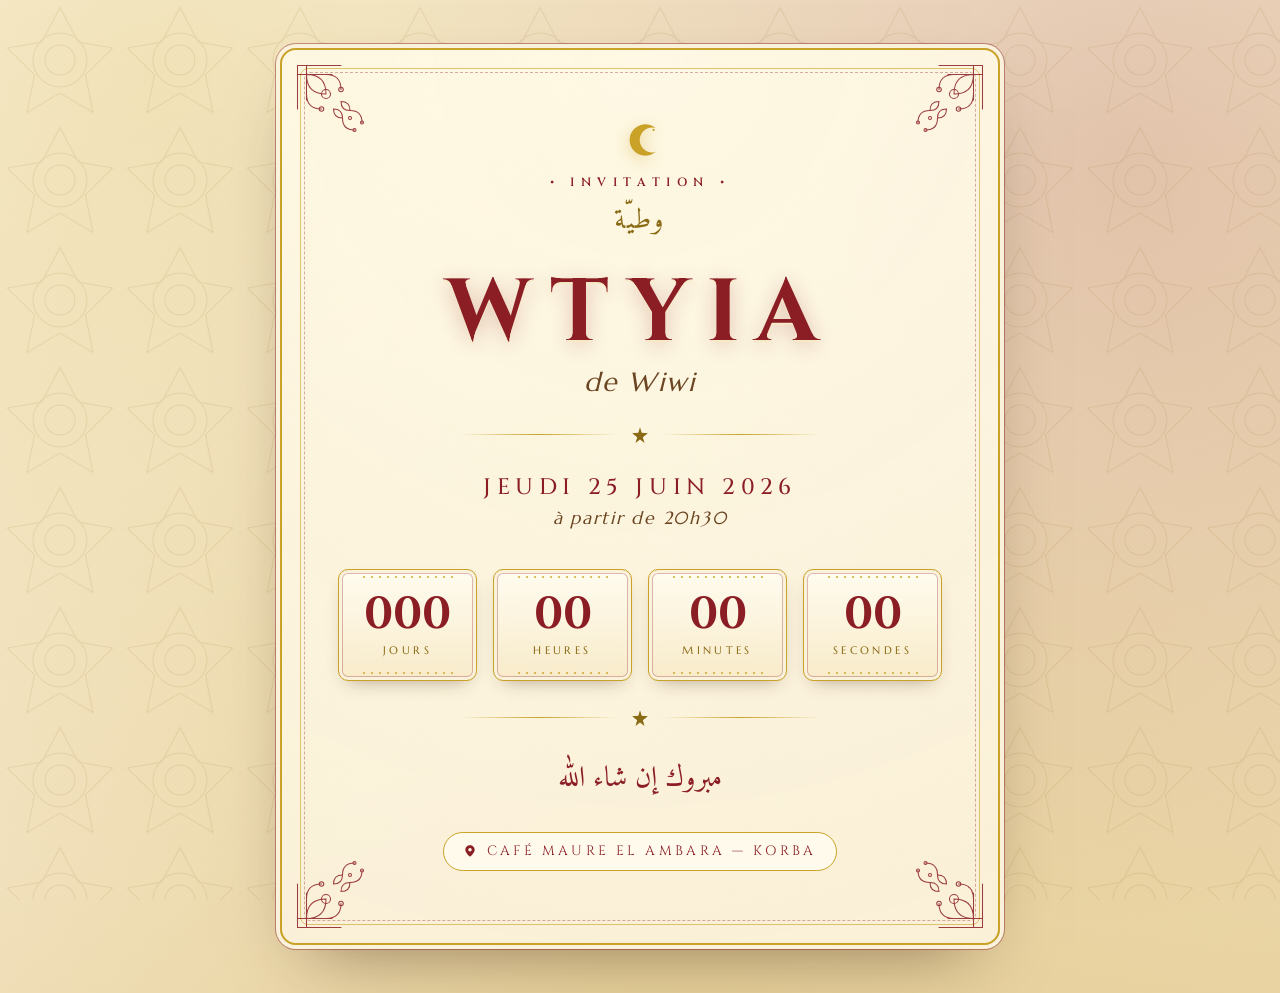
<file: old.html>
<!DOCTYPE html>
<html lang="fr">
<head>
  <meta charset="UTF-8" />
  <meta name="viewport" content="width=device-width, initial-scale=1.0" />
  <title>Wtyia de Wiwi &mdash; 25 Juin 2026</title>
  <link rel="preconnect" href="https://fonts.googleapis.com">
  <link rel="preconnect" href="https://fonts.gstatic.com" crossorigin>
  <link href="https://fonts.googleapis.com/css2?family=Amiri:ital,wght@0,400;0,700;1,400&family=Cinzel:wght@500;600;700&family=Marcellus&family=Reem+Kufi:wght@500;700&display=swap" rel="stylesheet">
  <link rel="stylesheet" href="styles.css" />
</head>
<body>
  <div class="lanterns" aria-hidden="true"></div>

  <main class="card">
    <svg class="corner corner-tl" viewBox="0 0 120 120" aria-hidden="true">
      <use href="#arabesque-corner"/>
    </svg>
    <svg class="corner corner-tr" viewBox="0 0 120 120" aria-hidden="true">
      <use href="#arabesque-corner"/>
    </svg>
    <svg class="corner corner-bl" viewBox="0 0 120 120" aria-hidden="true">
      <use href="#arabesque-corner"/>
    </svg>
    <svg class="corner corner-br" viewBox="0 0 120 120" aria-hidden="true">
      <use href="#arabesque-corner"/>
    </svg>

    <header class="intro">
      <div class="crescent" aria-hidden="true">
        <svg viewBox="0 0 64 64" xmlns="http://www.w3.org/2000/svg">
          <path d="M40 4a28 28 0 1 0 20 49 22 22 0 1 1 0-42A28 28 0 0 0 40 4z"/>
          <circle cx="56" cy="14" r="2"/>
        </svg>
      </div>

      <p class="eyebrow">&bull; Invitation &bull;</p>
      <p class="arabic-eyebrow" lang="ar" dir="rtl">&#1608;&#1591;&#1610;&#1617;&#1577;</p>

      <h1 class="title">Wtyia</h1>
      <p class="subtitle">de Wiwi</p>

      <div class="ornament" aria-hidden="true">
        <span class="line"></span>
        <svg viewBox="0 0 32 32"><path d="M16 2l3 10 11 1-9 7 3 10-8-6-8 6 3-10-9-7 11-1z"/></svg>
        <span class="line"></span>
      </div>

      <p class="date-line">Jeudi 25 Juin 2026</p>
      <p class="time-line">&agrave; partir de 20h30</p>
    </header>

    <section class="countdown" aria-live="polite">
      <div class="unit">
        <span class="value" id="days">--</span>
        <span class="label">Jours</span>
      </div>
      <div class="unit">
        <span class="value" id="hours">--</span>
        <span class="label">Heures</span>
      </div>
      <div class="unit">
        <span class="value" id="minutes">--</span>
        <span class="label">Minutes</span>
      </div>
      <div class="unit">
        <span class="value" id="seconds">--</span>
        <span class="label">Secondes</span>
      </div>
    </section>

    <div class="ornament" aria-hidden="true">
      <span class="line"></span>
      <svg viewBox="0 0 32 32"><path d="M16 2l3 10 11 1-9 7 3 10-8-6-8 6 3-10-9-7 11-1z"/></svg>
      <span class="line"></span>
    </div>

    <p class="blessing" lang="ar" dir="rtl">&#1605;&#1576;&#1585;&#1608;&#1603; &#1573;&#1606; &#1588;&#1575;&#1569; &#1575;&#1604;&#1604;&#1607;</p>

    <a class="venue" href="https://www.google.com/maps/place/Caf%C3%A9+Maure+El+Ambara/@36.5619494,10.8538297,19z" target="_blank" rel="noopener">
      <svg class="venue-icon" viewBox="0 0 24 24" aria-hidden="true">
        <path d="M12 2C7.6 2 4 5.6 4 10c0 5.5 8 12 8 12s8-6.5 8-12c0-4.4-3.6-8-8-8zm0 11a3 3 0 1 1 0-6 3 3 0 0 1 0 6z"/>
      </svg>
      <span>Caf&eacute; Maure El Ambara &mdash; Korba</span>
    </a>
  </main>

  <svg width="0" height="0" style="position:absolute" aria-hidden="true">
    <defs>
      <symbol id="arabesque-corner" viewBox="0 0 120 120">
        <g fill="none" stroke="currentColor" stroke-width="1.4" stroke-linecap="round">
          <path d="M2 2 L60 2 M2 2 L2 60"/>
          <path d="M2 14 L48 14 M14 2 L14 48"/>
          <path d="M14 14 Q40 14 40 40 Q14 40 14 14 Z"/>
          <circle cx="40" cy="40" r="6"/>
          <path d="M40 14 Q60 14 60 34 M14 40 Q14 60 34 60"/>
          <circle cx="60" cy="34" r="3"/>
          <circle cx="34" cy="60" r="3"/>
          <path d="M60 50 Q72 50 72 62 Q60 62 60 50 Z"/>
          <path d="M50 60 Q50 72 62 72 Q62 60 50 60 Z"/>
          <circle cx="72" cy="72" r="2"/>
          <path d="M72 62 Q88 62 88 78 M62 72 Q62 88 78 88"/>
          <circle cx="88" cy="78" r="2"/>
          <circle cx="78" cy="88" r="2"/>
        </g>
      </symbol>
    </defs>
  </svg>

  <script src="app.js" defer></script>
</body>
</html>
</file>
<file: styles.css>
:root {
  --henna: #8b1d24;
  --henna-deep: #5a0f15;
  --henna-soft: #b9434a;
  --gold: #c9a227;
  --gold-light: #e9c96a;
  --gold-deep: #8a6a14;
  --ivory: #fbf2dc;
  --ivory-soft: #f7e9c6;
  --ink: #3a1f0d;
  --ink-soft: #6b4421;
  --emerald: #2c5f4a;

  --serif: "Marcellus", "Cinzel", serif;
  --display: "Cinzel", "Marcellus", serif;
  --kufi: "Reem Kufi", "Amiri", serif;
  --arabic: "Amiri", serif;
}

* { box-sizing: border-box; margin: 0; padding: 0; }

html, body { min-height: 100vh; }

body {
  font-family: var(--serif);
  color: var(--ink);
  background:
    radial-gradient(circle at 12% 8%, rgba(201, 162, 39, 0.18), transparent 55%),
    radial-gradient(circle at 88% 16%, rgba(139, 29, 36, 0.18), transparent 55%),
    radial-gradient(circle at 50% 95%, rgba(201, 162, 39, 0.15), transparent 60%),
    linear-gradient(160deg, #fbf2dc 0%, #f1e1bd 60%, #e9d3a3 100%);
  display: grid;
  place-items: center;
  padding: clamp(1.5rem, 4vw, 3rem);
  position: relative;
  overflow-x: hidden;
}

body::before {
  content: "";
  position: fixed;
  inset: 0;
  pointer-events: none;
  z-index: 0;
  background-image:
    url("data:image/svg+xml;utf8,<svg xmlns='http://www.w3.org/2000/svg' width='80' height='80' viewBox='0 0 80 80'><g fill='none' stroke='%238a6a14' stroke-width='0.7' opacity='0.22'><path d='M40 5 L52 28 L75 32 L57 50 L62 75 L40 62 L18 75 L23 50 L5 32 L28 28 Z'/><circle cx='40' cy='40' r='10'/><circle cx='40' cy='40' r='18'/></g></svg>");
  background-size: 120px 120px;
  opacity: 0.55;
}

.lanterns {
  position: fixed;
  inset: 0;
  pointer-events: none;
  overflow: hidden;
  z-index: 1;
}

.spark {
  position: absolute;
  width: 4px;
  height: 4px;
  border-radius: 50%;
  background: radial-gradient(circle, var(--gold-light), transparent 70%);
  box-shadow: 0 0 12px var(--gold);
  opacity: 0;
  animation: rise linear infinite;
}

@keyframes rise {
  0%   { transform: translateY(20vh) translateX(0); opacity: 0; }
  10%  { opacity: 0.9; }
  90%  { opacity: 0.7; }
  100% { transform: translateY(-110vh) translateX(var(--drift, 30px)); opacity: 0; }
}

.card {
  position: relative;
  z-index: 2;
  width: min(720px, 100%);
  padding: clamp(2.5rem, 6vw, 4.5rem) clamp(1.75rem, 5vw, 3.5rem);
  background:
    radial-gradient(circle at 50% 0%, rgba(255, 250, 230, 0.95), rgba(251, 242, 220, 0.92));
  border: 2px solid var(--gold);
  border-radius: 16px;
  box-shadow:
    0 0 0 4px var(--ivory),
    0 0 0 5px rgba(139, 29, 36, 0.45),
    0 30px 70px -30px rgba(58, 31, 13, 0.55);
  text-align: center;
  overflow: hidden;
}

.card::before {
  content: "";
  position: absolute;
  inset: 18px;
  border: 1px solid rgba(201, 162, 39, 0.6);
  border-radius: 8px;
  pointer-events: none;
}

.card::after {
  content: "";
  position: absolute;
  inset: 22px;
  border: 1px dashed rgba(139, 29, 36, 0.35);
  border-radius: 6px;
  pointer-events: none;
}

.corner {
  position: absolute;
  width: clamp(60px, 10vw, 90px);
  height: clamp(60px, 10vw, 90px);
  color: var(--henna);
  opacity: 0.85;
  z-index: 3;
}

.corner-tl { top: 14px; left: 14px; }
.corner-tr { top: 14px; right: 14px; transform: scaleX(-1); }
.corner-bl { bottom: 14px; left: 14px; transform: scaleY(-1); }
.corner-br { bottom: 14px; right: 14px; transform: scale(-1, -1); }

.intro { position: relative; z-index: 2; }

.crescent {
  display: flex;
  justify-content: center;
  margin-bottom: 1rem;
}

.crescent svg {
  width: 36px;
  height: 36px;
  fill: var(--gold);
  filter: drop-shadow(0 4px 8px rgba(201, 162, 39, 0.45));
}

.eyebrow {
  font-family: var(--display);
  font-weight: 600;
  letter-spacing: 0.55em;
  text-transform: uppercase;
  font-size: 0.75rem;
  color: var(--henna);
  margin-bottom: 0.4rem;
}

.arabic-eyebrow {
  font-family: var(--arabic);
  font-size: clamp(1.4rem, 3vw, 1.8rem);
  color: var(--gold-deep);
  margin-bottom: 1.5rem;
  letter-spacing: 0.05em;
}

.title {
  font-family: var(--display);
  font-weight: 700;
  font-size: clamp(3.2rem, 9vw, 5.5rem);
  letter-spacing: 0.18em;
  text-transform: uppercase;
  color: var(--henna);
  text-shadow: 0 2px 0 var(--ivory-soft), 0 4px 20px rgba(139, 29, 36, 0.25);
  line-height: 1;
}

.subtitle {
  font-family: var(--serif);
  font-style: italic;
  font-size: clamp(1.2rem, 3vw, 1.65rem);
  color: var(--ink-soft);
  margin-top: 0.4rem;
  letter-spacing: 0.08em;
}

.ornament {
  display: flex;
  align-items: center;
  justify-content: center;
  gap: 0.85rem;
  margin: clamp(1.25rem, 3vw, 1.75rem) auto;
  max-width: 360px;
}

.ornament .line {
  flex: 1 1 auto;
  height: 1px;
  background: linear-gradient(90deg, transparent, var(--gold), transparent);
}

.ornament svg {
  width: 18px;
  height: 18px;
  fill: var(--gold-deep);
  flex-shrink: 0;
}

.date-line {
  font-family: var(--display);
  font-weight: 500;
  font-size: clamp(1.1rem, 2.6vw, 1.4rem);
  letter-spacing: 0.25em;
  text-transform: uppercase;
  color: var(--henna);
}

.time-line {
  font-family: var(--serif);
  font-style: italic;
  font-size: clamp(0.95rem, 2.2vw, 1.1rem);
  color: var(--ink-soft);
  margin-top: 0.35rem;
  letter-spacing: 0.1em;
}

.countdown {
  display: grid;
  grid-template-columns: repeat(4, minmax(0, 1fr));
  gap: clamp(0.5rem, 2vw, 1rem);
  margin: clamp(1.75rem, 4vw, 2.5rem) 0 clamp(0.5rem, 2vw, 1rem);
}

.unit {
  position: relative;
  background:
    linear-gradient(180deg, rgba(255, 252, 240, 0.95), rgba(247, 233, 198, 0.85));
  border: 1px solid var(--gold);
  border-radius: 10px;
  padding: clamp(0.9rem, 2.5vw, 1.4rem) 0.5rem;
  display: flex;
  flex-direction: column;
  align-items: center;
  gap: 0.35rem;
  overflow: hidden;
  box-shadow:
    inset 0 0 0 3px var(--ivory),
    inset 0 0 0 4px rgba(139, 29, 36, 0.3),
    0 8px 18px -10px rgba(58, 31, 13, 0.45);
}

.unit::before {
  content: "";
  position: absolute;
  top: 6px;
  left: 50%;
  width: 70%;
  height: 2px;
  transform: translateX(-50%);
  background:
    radial-gradient(circle at center, var(--gold) 0 1px, transparent 1.5px) 0 0/8px 2px repeat-x;
  opacity: 0.7;
}

.unit::after {
  content: "";
  position: absolute;
  bottom: 6px;
  left: 50%;
  width: 70%;
  height: 2px;
  transform: translateX(-50%);
  background:
    radial-gradient(circle at center, var(--gold) 0 1px, transparent 1.5px) 0 0/8px 2px repeat-x;
  opacity: 0.7;
}

.value {
  font-family: var(--display);
  font-weight: 700;
  font-size: clamp(1.8rem, 6vw, 2.8rem);
  color: var(--henna);
  font-variant-numeric: tabular-nums;
  line-height: 1;
}

.label {
  font-family: var(--serif);
  font-size: 0.7rem;
  letter-spacing: 0.3em;
  text-transform: uppercase;
  color: var(--gold-deep);
}

.value.flip { animation: flip 0.5s ease; }

@keyframes flip {
  0%   { transform: translateY(0); opacity: 1; }
  50%  { transform: translateY(-5px); opacity: 0.4; }
  100% { transform: translateY(0); opacity: 1; }
}

.blessing {
  font-family: var(--arabic);
  font-size: clamp(1.3rem, 3.5vw, 1.8rem);
  color: var(--henna);
  margin-top: 0.5rem;
  line-height: 1.7;
}

.blessing-fr {
  font-family: var(--serif);
  font-style: italic;
  font-size: clamp(0.95rem, 2.3vw, 1.1rem);
  color: var(--ink-soft);
  margin-top: 0.5rem;
  letter-spacing: 0.04em;
}

.venue {
  display: inline-flex;
  align-items: center;
  gap: 0.6rem;
  margin-top: clamp(1.25rem, 3vw, 1.75rem);
  padding: 0.6rem 1.2rem;
  border: 1px solid var(--gold);
  border-radius: 999px;
  background: rgba(255, 252, 240, 0.85);
  color: var(--henna);
  text-decoration: none;
  font-family: var(--display);
  font-size: 0.85rem;
  letter-spacing: 0.25em;
  text-transform: uppercase;
  transition: transform 200ms ease, background 200ms ease;
}

.venue:hover {
  transform: translateY(-2px);
  background: var(--henna);
  color: var(--ivory);
  border-color: var(--henna);
}

.venue:hover .venue-icon { fill: var(--ivory); }

.venue-icon {
  width: 14px;
  height: 14px;
  fill: var(--henna);
  transition: fill 200ms ease;
}

@media (max-width: 480px) {
  .countdown { gap: 0.4rem; }
  .label { font-size: 0.6rem; letter-spacing: 0.22em; }
  .corner { width: 56px; height: 56px; }
}

@media (prefers-reduced-motion: reduce) {
  .spark, .value.flip { animation: none !important; }
}
</file>
